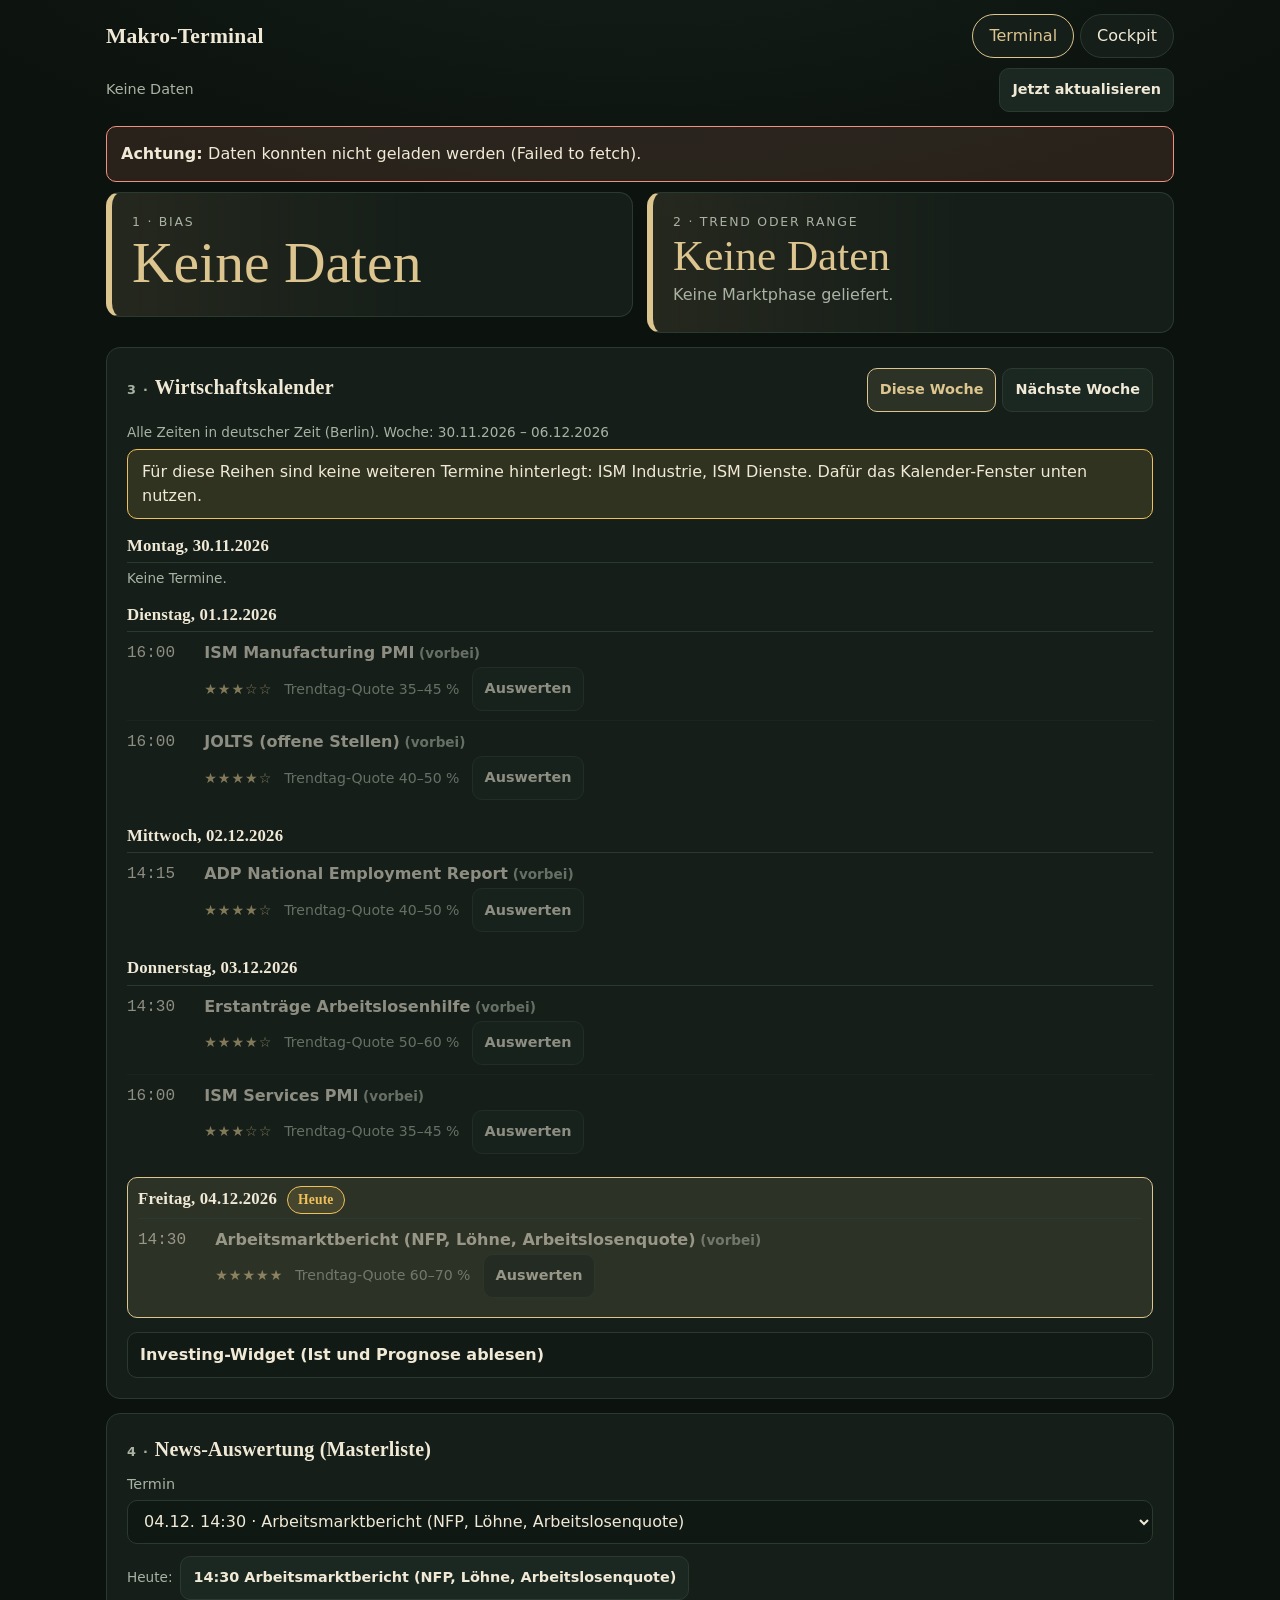
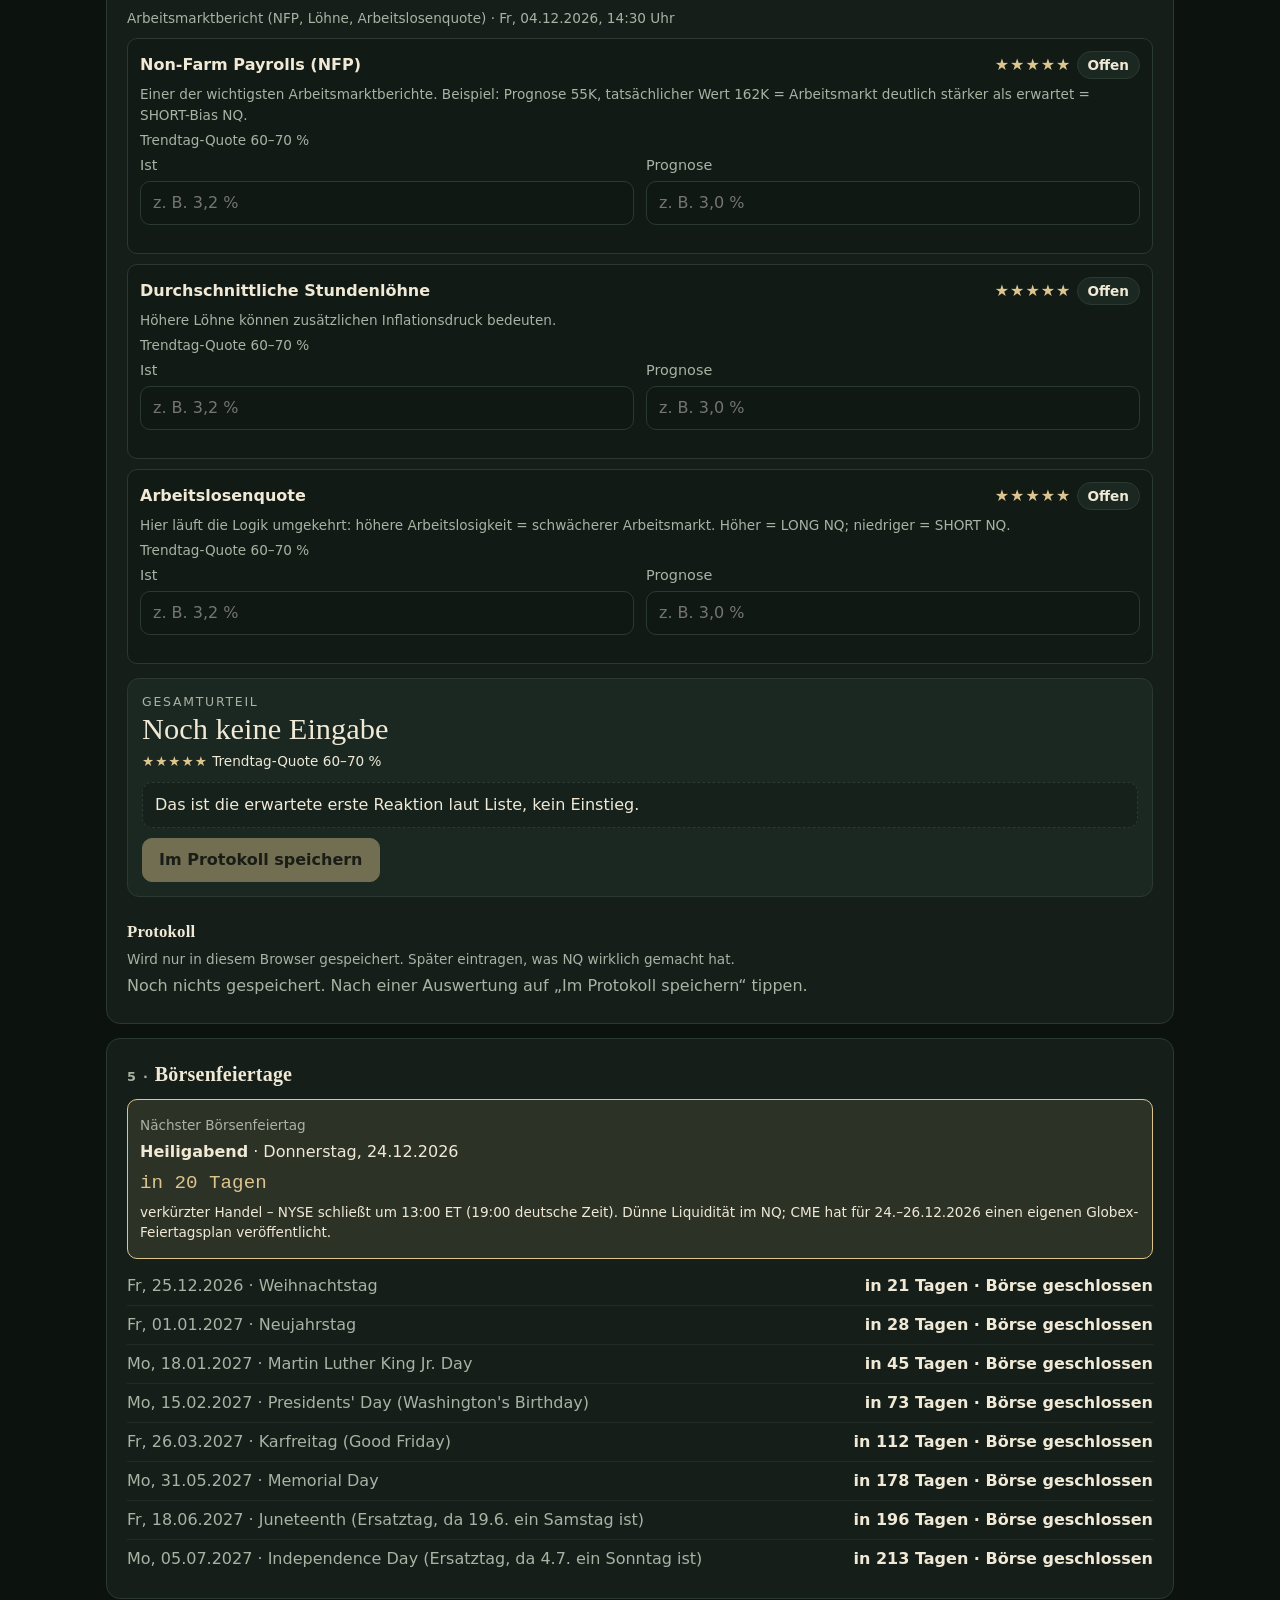
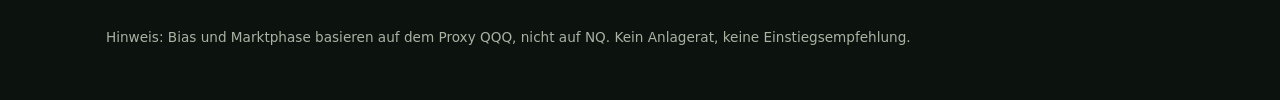
<file: index.html>
<!doctype html>
<html lang="de">
<head>
<meta charset="utf-8">
<meta name="viewport" content="width=device-width, initial-scale=1, viewport-fit=cover">
<meta name="theme-color" content="#0c120e">
<title>Makro-Terminal</title>
<link rel="manifest" href="manifest.webmanifest">
<link rel="icon" href="favicon.ico">
<link rel="apple-touch-icon" href="icon-192.png">
<link rel="stylesheet" href="assets/app.css">
</head>
<body>
<div class="wrap">
  <header class="topbar">
    <h1 class="brand">Makro-Terminal</h1>
    <nav class="nav" aria-label="Seiten">
      <a href="./" aria-current="page" data-nav>Terminal</a>
      <a href="cockpit/" data-nav>Cockpit</a>
    </nav>
  </header>
  <div class="statusbar" aria-label="Aktualisierung">
    <span id="stand" class="num">Lade Daten …</span>
    <span id="proxy" class="grow"></span>
    <button id="refresh" class="btn small" type="button">Jetzt aktualisieren</button>
  </div>
  <div id="banner" class="banner" role="status"></div>

  <main class="grid two">
    <div id="bias-slot"></div>
    <div id="regime-slot"></div>

    <section class="card span2" id="kalender" aria-labelledby="h-kal">
      <header>
        <h2 id="h-kal"><span class="step">3 · </span>Wirtschaftskalender</h2>
        <div class="tabs" role="group" aria-label="Woche wählen">
          <button id="week-prev" class="btn small" type="button" aria-pressed="true">Diese Woche</button>
          <button id="week-next" class="btn small" type="button" aria-pressed="false">Nächste Woche</button>
        </div>
      </header>
      <p class="small muted">Alle Zeiten in deutscher Zeit (Berlin). Woche: <span id="kal-range"></span></p>
      <div id="kal-body"></div>
      <details class="widget" id="widget">
        <summary>Investing-Widget (Ist und Prognose ablesen)</summary>
        <div id="widget-slot"></div>
      </details>
    </section>

    <section class="card span2" id="auswertung" aria-labelledby="h-auswertung">
      <header><h2 id="h-auswertung"><span class="step">4 · </span>News-Auswertung (Masterliste)</h2></header>
      <div class="field">
        <label for="ev-select">Termin</label>
        <select id="ev-select"><option value="">– Termin wählen –</option></select>
      </div>
      <div class="row" id="ev-chips" style="margin-bottom:8px"></div>
      <div id="eval-body"></div>

      <h3 style="margin-top:22px">Protokoll</h3>
      <p class="small muted">Wird nur in diesem Browser gespeichert. Später eintragen, was NQ wirklich gemacht hat.</p>
      <div id="proto-body"></div>
      <div class="row" id="proto-actions" style="margin-top:12px" hidden>
        <button id="proto-csv" class="btn" type="button">CSV exportieren</button>
        <button id="proto-clear" class="btn danger" type="button">Protokoll löschen</button>
      </div>
    </section>

    <section class="card span2" id="feiertage" aria-labelledby="h-hol">
      <header><h2 id="h-hol"><span class="step">5 · </span>Börsenfeiertage</h2></header>
      <div id="hol-body"></div>
    </section>
  </main>
  <footer class="foot">
    <p>Hinweis: Bias und Marktphase basieren auf dem Proxy QQQ, nicht auf NQ. Kein Anlagerat, keine Einstiegsempfehlung.</p>
  </footer>
</div>
<script src="config.js"></script>
<script src="assets/masterliste.js"></script>
<script src="assets/common.js"></script>
<script src="assets/terminal.js"></script>
<script>if ("serviceWorker" in navigator) { navigator.serviceWorker.register("sw.js").catch(function () {}); }</script>
</body>
</html>
</file>
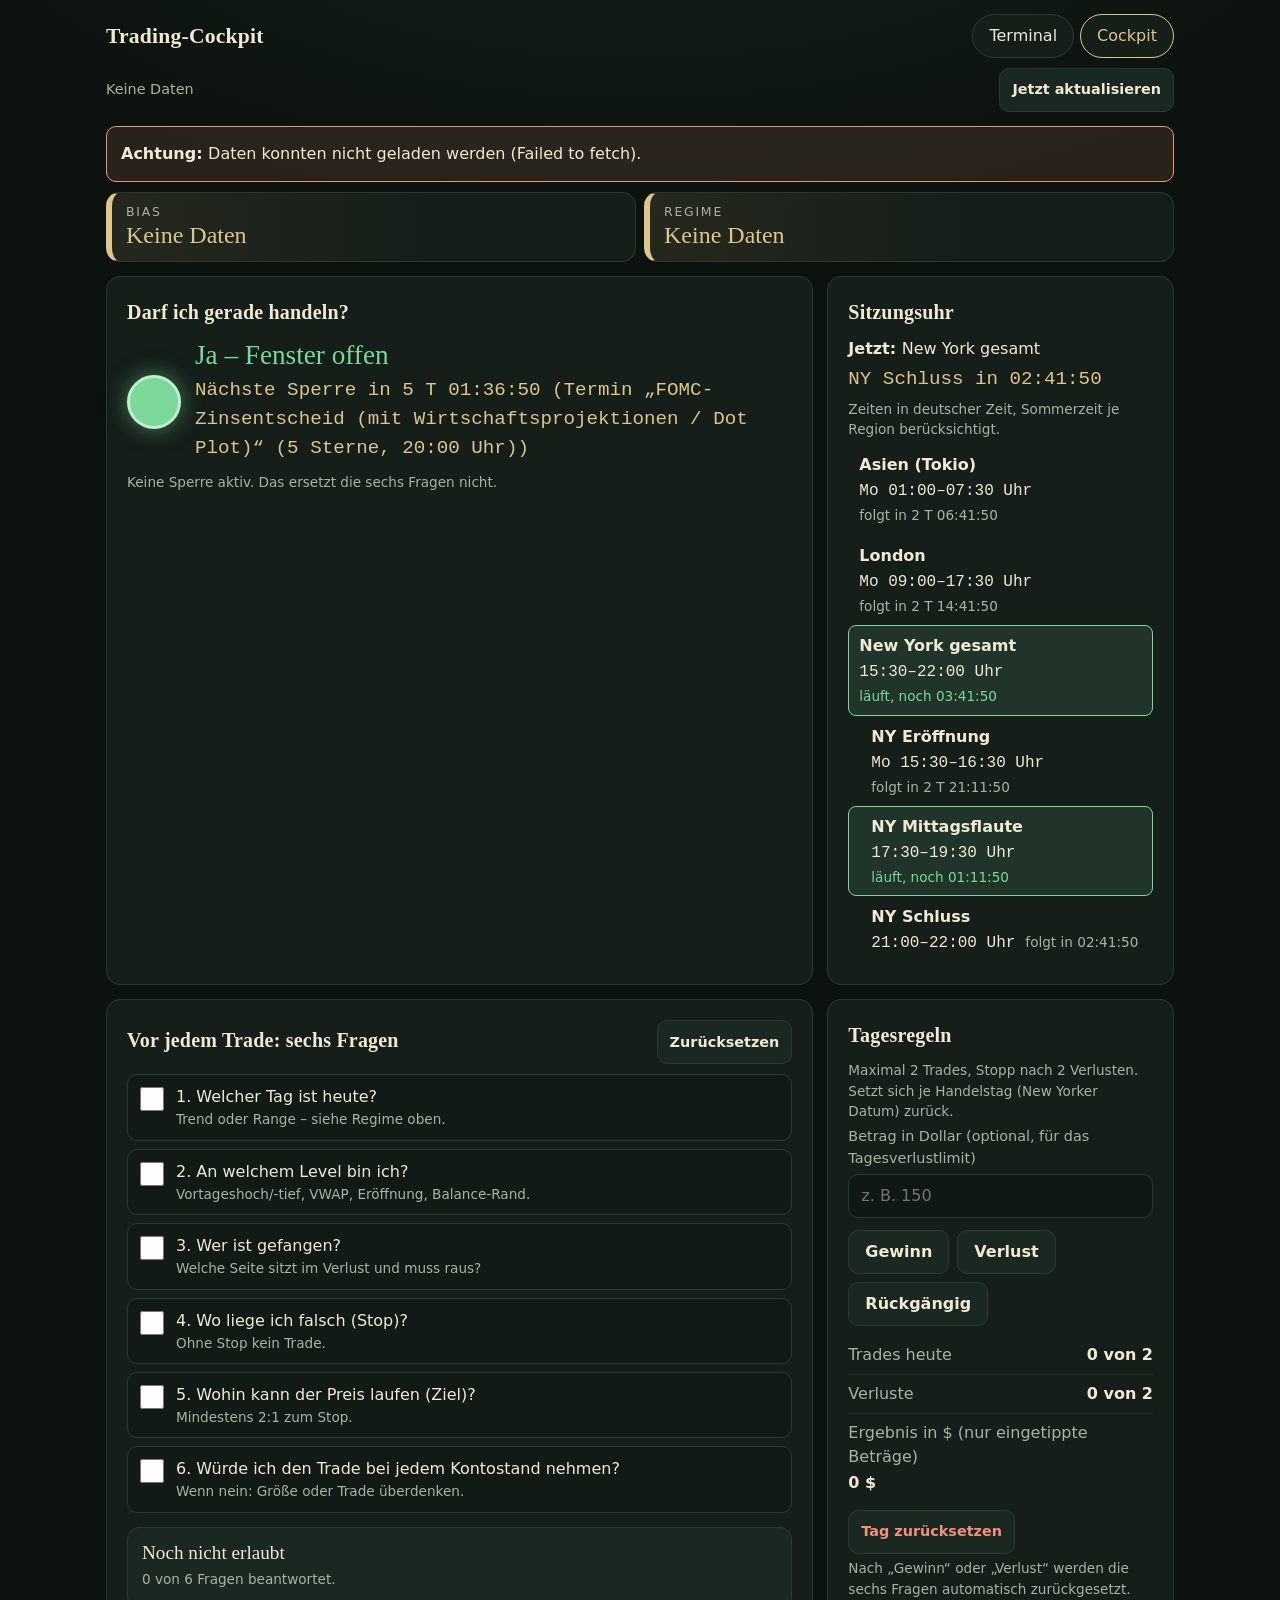
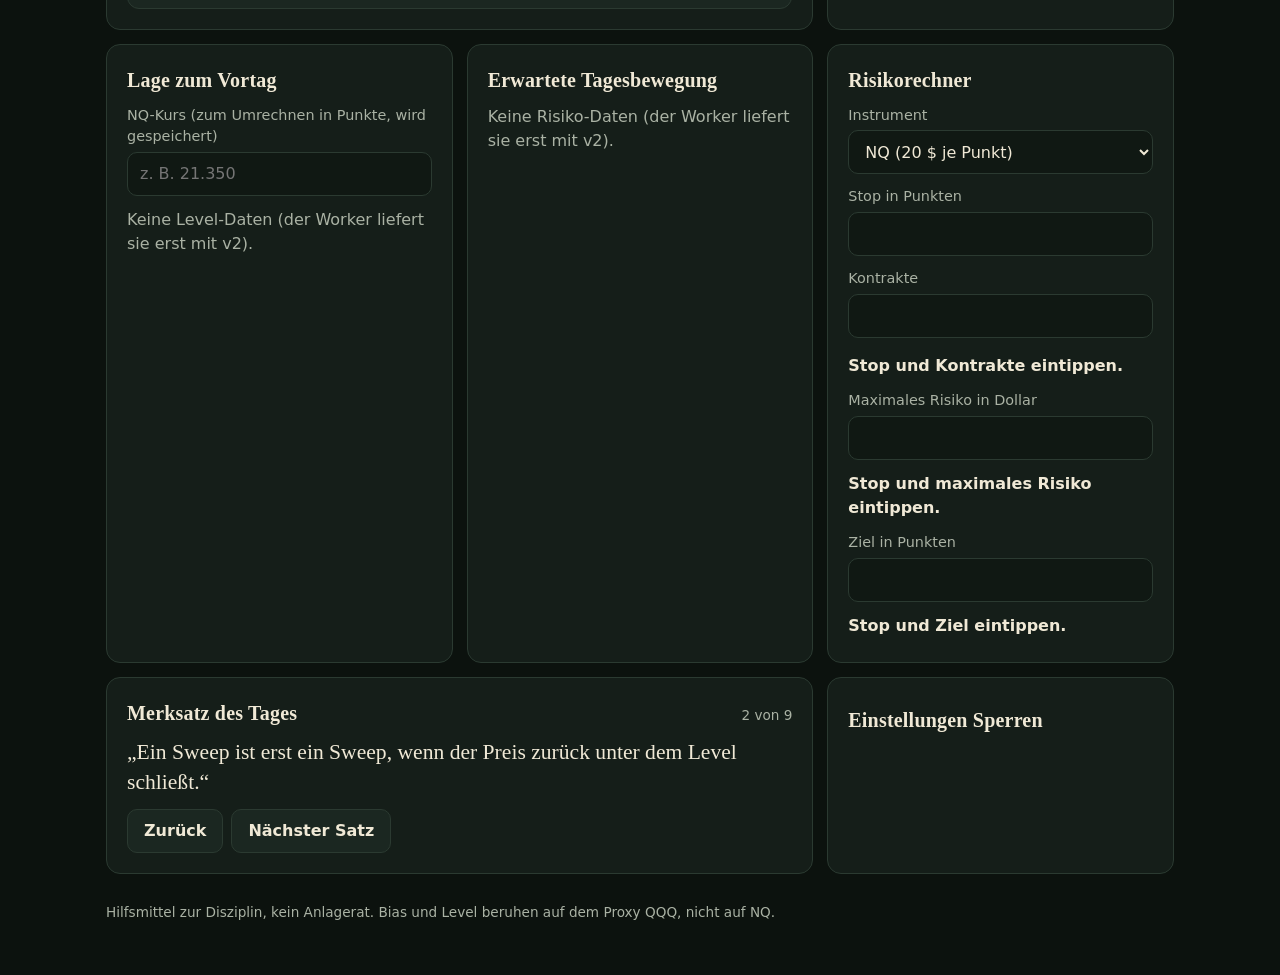
<file: cockpit/index.html>
<!doctype html>
<html lang="de">
<head>
<meta charset="utf-8">
<meta name="viewport" content="width=device-width, initial-scale=1, viewport-fit=cover">
<meta name="theme-color" content="#0c120e">
<title>Trading-Cockpit</title>
<link rel="manifest" href="../manifest.webmanifest">
<link rel="icon" href="../favicon.ico">
<link rel="apple-touch-icon" href="../icon-192.png">
<link rel="stylesheet" href="../assets/app.css">
</head>
<body>
<div class="wrap">
  <header class="topbar">
    <h1 class="brand">Trading-Cockpit</h1>
    <nav class="nav" aria-label="Seiten">
      <a href="../" data-nav>Terminal</a>
      <a href="./" aria-current="page" data-nav>Cockpit</a>
    </nav>
  </header>
  <div class="statusbar" aria-label="Aktualisierung">
    <span id="stand" class="num">Lade Daten …</span>
    <span id="proxy" class="grow"></span>
    <button id="refresh" class="btn small" type="button">Jetzt aktualisieren</button>
  </div>
  <div id="banner" class="banner" role="status"></div>

  <div id="cockbar" class="cockbar" style="margin-bottom:14px"></div>

  <main class="grid three">
    <section class="card span2" aria-labelledby="h-ampel">
      <header><h2 id="h-ampel">Darf ich gerade handeln?</h2></header>
      <div id="ampel-body"></div>
    </section>

    <section class="card" aria-labelledby="h-sess">
      <header><h2 id="h-sess">Sitzungsuhr</h2></header>
      <div id="sess-body"></div>
    </section>

    <section class="card span2" aria-labelledby="h-check">
      <header><h2 id="h-check">Vor jedem Trade: sechs Fragen</h2><button id="check-reset" class="btn small" type="button">Zurücksetzen</button></header>
      <div id="check-list"></div>
      <div id="check-result" class="result" aria-live="polite"></div>
    </section>

    <section class="card" aria-labelledby="h-regeln">
      <header><h2 id="h-regeln">Tagesregeln</h2></header>
      <p class="small muted">Maximal 2 Trades, Stopp nach 2 Verlusten. Setzt sich je Handelstag (New Yorker Datum) zurück.</p>
      <div class="field"><label for="amt">Betrag in Dollar (optional, für das Tagesverlustlimit)</label>
        <input id="amt" type="text" inputmode="decimal" autocomplete="off" placeholder="z. B. 150"></div>
      <div class="row">
        <button id="btn-win" class="btn long" type="button">Gewinn</button>
        <button id="btn-loss" class="btn short" type="button">Verlust</button>
        <button id="btn-undo" class="btn" type="button">Rückgängig</button>
      </div>
      <div id="regeln-body" style="margin-top:10px"></div>
      <div class="row" style="margin-top:8px"><button id="btn-reset-day" class="btn small danger" type="button">Tag zurücksetzen</button></div>
      <p class="small muted">Nach „Gewinn“ oder „Verlust“ werden die sechs Fragen automatisch zurückgesetzt.</p>
    </section>

    <section class="card" aria-labelledby="h-lage">
      <header><h2 id="h-lage">Lage zum Vortag</h2></header>
      <div class="field"><label for="nq">NQ-Kurs (zum Umrechnen in Punkte, wird gespeichert)</label>
        <input id="nq" type="text" inputmode="decimal" autocomplete="off" placeholder="z. B. 21.350"></div>
      <div id="lage-body"></div>
    </section>

    <section class="card" aria-labelledby="h-erw">
      <header><h2 id="h-erw">Erwartete Tagesbewegung</h2></header>
      <div id="erw-body"></div>
    </section>

    <section class="card" aria-labelledby="h-calc">
      <header><h2 id="h-calc">Risikorechner</h2></header>
      <div class="fields">
        <div class="field"><label for="inst">Instrument</label>
          <select id="inst"><option value="NQ">NQ (20 $ je Punkt)</option><option value="MNQ">MNQ (2 $ je Punkt)</option></select></div>
        <div class="field"><label for="stop">Stop in Punkten</label><input id="stop" type="text" inputmode="decimal" autocomplete="off"></div>
        <div class="field"><label for="ctr">Kontrakte</label><input id="ctr" type="text" inputmode="decimal" autocomplete="off"></div>
      </div>
      <p id="risk-out" class="num" style="font-weight:600"></p>
      <div class="field" style="margin-top:12px"><label for="maxrisk">Maximales Risiko in Dollar</label><input id="maxrisk" type="text" inputmode="decimal" autocomplete="off"></div>
      <p id="ctr-out" class="num" style="font-weight:600"></p>
      <div class="field" style="margin-top:12px"><label for="target">Ziel in Punkten</label><input id="target" type="text" inputmode="decimal" autocomplete="off"></div>
      <p id="rr-out" class="num" style="font-weight:600" aria-live="polite"></p>
    </section>

    <section class="card span2" aria-labelledby="h-quote">
      <header><h2 id="h-quote">Merksatz des Tages</h2><span id="quote-n" class="small muted"></span></header>
      <p id="quote" class="quote"></p>
      <div class="row"><button id="q-prev" class="btn" type="button">Zurück</button><button id="q-next" class="btn" type="button">Nächster Satz</button></div>
    </section>

    <section class="card" aria-labelledby="h-set">
      <details>
        <summary style="min-height:44px;display:flex;align-items:center;cursor:pointer"><h2 id="h-set" style="display:inline">Einstellungen Sperren</h2></summary>
        <div class="fields" style="margin-top:10px">
          <div class="field"><label for="s-pre">Minuten vor US-Eröffnung (9:30 New York)</label><input id="s-pre" type="text" inputmode="numeric"></div>
          <div class="field"><label for="s-post">Minuten nach US-Eröffnung</label><input id="s-post" type="text" inputmode="numeric"></div>
          <div class="field"><label for="s-evb">Minuten vor Termin</label><input id="s-evb" type="text" inputmode="numeric"></div>
          <div class="field"><label for="s-eva">Minuten nach Termin</label><input id="s-eva" type="text" inputmode="numeric"></div>
          <div class="field"><label for="s-stars">Termine ab Sternen</label><input id="s-stars" type="text" inputmode="numeric"></div>
          <div class="field"><label for="s-loss">Tagesverlustlimit in Dollar (leer = aus)</label><input id="s-loss" type="text" inputmode="decimal"></div>
        </div>
      </details>
    </section>
  </main>
  <footer class="foot"><p>Hilfsmittel zur Disziplin, kein Anlagerat. Bias und Level beruhen auf dem Proxy QQQ, nicht auf NQ.</p></footer>
</div>
<script src="../config.js"></script>
<script src="../assets/masterliste.js"></script>
<script src="../assets/common.js"></script>
<script src="../assets/cockpit.js"></script>
<script>if ("serviceWorker" in navigator) { navigator.serviceWorker.register("../sw.js", { scope: "../" }).catch(function () {}); }</script>
</body>
</html>
</file>
<file: assets/app.css>
/* Makro-Terminal – gemeinsames Stylesheet (beide Seiten) */
:root {
  --bg: #0c120e;
  --bg2: #101813;
  --card: #151e19;
  --card2: #1b2721;
  --line: #2b3a31;
  --text: #f0e9d6;
  --muted: #aab2a4;
  --long: #7bd79a;
  --long-bg: rgba(123, 215, 154, 0.12);
  --short: #f2907f;
  --short-bg: rgba(242, 144, 127, 0.12);
  --neutral: #dcc58f;
  --neutral-bg: rgba(220, 197, 143, 0.12);
  --warn: #f0c15a;
  --warn-bg: rgba(240, 193, 90, 0.13);
  --focus: #9fd3ff;
  --radius: 14px;
  --serif: "Iowan Old Style", "Palatino Linotype", Palatino, "Book Antiqua", Georgia, serif;
  --sans: system-ui, -apple-system, "Segoe UI", Roboto, "Helvetica Neue", Arial, sans-serif;
  --mono: ui-monospace, "SF Mono", Consolas, "Liberation Mono", monospace;
}

* { box-sizing: border-box; }
html { -webkit-text-size-adjust: 100%; }
body {
  margin: 0;
  background: radial-gradient(1200px 600px at 50% -200px, #16221b 0%, var(--bg) 70%) fixed, var(--bg);
  color: var(--text);
  font: 16px/1.5 var(--sans);
  overflow-x: hidden;
}
h1, h2, h3 { font-family: var(--serif); font-weight: 600; margin: 0; letter-spacing: 0.01em; }
h2 { font-size: 1.25rem; }
h3 { font-size: 1.05rem; }
p { margin: 0.3rem 0; }
a { color: var(--neutral); }
:focus-visible { outline: 3px solid var(--focus); outline-offset: 2px; border-radius: 6px; }
.muted { color: var(--muted); }
.small { font-size: 0.85rem; }
.num { font-variant-numeric: tabular-nums; }
.sr-only { position: absolute; width: 1px; height: 1px; overflow: hidden; clip: rect(0 0 0 0); white-space: nowrap; }
[hidden] { display: none !important; }

.wrap { max-width: 1100px; margin: 0 auto; padding: 0 16px 48px; }

/* Kopf / Navigation */
.topbar { display: flex; flex-wrap: wrap; align-items: center; justify-content: space-between; gap: 8px 16px; padding: 14px 0 6px; }
.brand { font-family: var(--serif); font-size: 1.35rem; margin: 0; }
.nav { display: flex; gap: 6px; }
.nav a {
  display: inline-flex; align-items: center; min-height: 44px; padding: 0 16px;
  border: 1px solid var(--line); border-radius: 999px; text-decoration: none; color: var(--text); background: var(--card);
}
.nav a[aria-current="page"] { border-color: var(--neutral); color: var(--neutral); }

.statusbar { display: flex; flex-wrap: wrap; align-items: center; gap: 4px 14px; color: var(--muted); font-size: 0.9rem; padding: 4px 0 8px; }
.statusbar .grow { flex: 1 1 200px; min-width: 0; }

.banner { border-radius: 10px; padding: 10px 14px; margin: 6px 0 10px; border: 1px solid var(--line); background: var(--card); }
.banner:empty { display: none; }
.banner.warn { background: var(--warn-bg); border-color: var(--warn); color: var(--text); }
.banner.err { background: var(--short-bg); border-color: var(--short); }
.banner.info { background: var(--neutral-bg); border-color: var(--neutral); }
.banner strong { font-weight: 700; }

/* Karten & Raster */
.grid { display: grid; grid-template-columns: minmax(0, 1fr); gap: 14px; }
.card { background: var(--card); border: 1px solid var(--line); border-radius: var(--radius); padding: 16px; min-width: 0; }
.card > header { display: flex; flex-wrap: wrap; align-items: baseline; justify-content: space-between; gap: 4px 12px; margin-bottom: 10px; }
.eyebrow { font-size: 0.78rem; letter-spacing: 0.14em; text-transform: uppercase; color: var(--muted); margin: 0; }
.step { color: var(--muted); font-family: var(--sans); font-size: 0.8rem; letter-spacing: 0.1em; text-transform: uppercase; }

/* Hero (Bias / Regime) */
.hero { border-left: 6px solid var(--line); }
.hero.long { border-left-color: var(--long); background: linear-gradient(90deg, var(--long-bg), var(--card) 60%); }
.hero.short { border-left-color: var(--short); background: linear-gradient(90deg, var(--short-bg), var(--card) 60%); }
.hero.neutral { border-left-color: var(--neutral); background: linear-gradient(90deg, var(--neutral-bg), var(--card) 60%); }
.hero-word { font-family: var(--serif); font-size: clamp(2.4rem, 11vw, 3.6rem); line-height: 1.05; margin: 2px 0 2px; }
.hero.regime .hero-word { font-size: clamp(1.9rem, 8vw, 2.7rem); }
.hero-sub { color: var(--muted); margin: 0 0 6px; }
.hero .sentence { margin: 8px 0; }
.long .hero-word, .c-long { color: var(--long); }
.short .hero-word, .c-short { color: var(--short); }
.neutral .hero-word, .c-neutral { color: var(--neutral); }
.hero.compact .hero-word { font-size: 1.5rem; }

.factors { list-style: none; margin: 10px 0 0; padding: 0; display: grid; gap: 6px; }
.factors li { display: grid; grid-template-columns: auto minmax(0, 1fr); gap: 2px 10px; align-items: baseline; padding: 8px 10px; background: rgba(0,0,0,0.18); border-radius: 8px; }
.factors .detail { grid-column: 2; color: var(--muted); font-size: 0.9rem; overflow-wrap: anywhere; }
.factors .fname { font-weight: 600; overflow-wrap: anywhere; }

.side { display: inline-block; min-width: 4.6rem; font-weight: 700; font-size: 0.9rem; }
.side.long { color: var(--long); }
.side.short { color: var(--short); }
.side.neutral { color: var(--neutral); }

.badge { display: inline-flex; align-items: center; gap: 6px; padding: 3px 10px; border-radius: 999px; font-size: 0.85rem; font-weight: 700; border: 1px solid var(--line); background: var(--card2); white-space: nowrap; }
.badge.long { color: var(--long); border-color: var(--long); background: var(--long-bg); }
.badge.short { color: var(--short); border-color: var(--short); background: var(--short-bg); }
.badge.neutral { color: var(--neutral); border-color: var(--neutral); background: var(--neutral-bg); }
.badge.warn { color: var(--warn); border-color: var(--warn); background: var(--warn-bg); }

.callout { border: 1px dashed var(--line); border-radius: 10px; padding: 10px 12px; margin-top: 10px; background: rgba(0,0,0,0.15); }
.callout b { color: var(--neutral); }

.bar { height: 10px; border-radius: 999px; background: var(--card2); border: 1px solid var(--line); overflow: hidden; margin: 6px 0; }
.bar > i { display: block; height: 100%; background: var(--neutral); }
.bar > i.long { background: var(--long); }
.bar > i.short { background: var(--short); }

/* Formulare */
label { display: block; font-size: 0.9rem; color: var(--muted); margin-bottom: 4px; }
input[type="text"], input[type="number"], input[type="search"], select, textarea {
  width: 100%; min-height: 44px; padding: 8px 12px; border-radius: 10px; border: 1px solid var(--line);
  background: var(--bg2); color: var(--text); font: inherit; font-size: 16px;
}
select { appearance: auto; }
.field { margin: 0 0 12px; min-width: 0; }
.fields { display: grid; grid-template-columns: repeat(auto-fit, minmax(150px, 1fr)); gap: 0 12px; }
.row { display: flex; flex-wrap: wrap; gap: 8px; align-items: center; }

.btn {
  display: inline-flex; align-items: center; justify-content: center; gap: 6px; min-height: 44px; min-width: 44px; padding: 0 16px;
  border-radius: 10px; border: 1px solid var(--line); background: var(--card2); color: var(--text); font: inherit; font-weight: 600; cursor: pointer;
}
.btn:hover { border-color: var(--neutral); }
.btn[aria-pressed="true"], .btn.on { border-color: var(--neutral); background: var(--neutral-bg); color: var(--neutral); }
.btn.long[aria-pressed="true"], .btn.long.on { border-color: var(--long); background: var(--long-bg); color: var(--long); }
.btn.short[aria-pressed="true"], .btn.short.on { border-color: var(--short); background: var(--short-bg); color: var(--short); }
.btn.primary { background: var(--neutral); color: #17130a; border-color: var(--neutral); }
.btn.danger { color: var(--short); }
.btn:disabled { opacity: 0.45; cursor: not-allowed; }
.btn.small { min-height: 44px; font-size: 0.9rem; padding: 0 12px; }

.check { display: flex; gap: 12px; align-items: flex-start; padding: 10px 12px; min-height: 44px; border: 1px solid var(--line); border-radius: 10px; margin-bottom: 8px; cursor: pointer; background: rgba(0,0,0,0.12); color: var(--text); font-size: 1rem; }
.check input { width: 24px; height: 24px; margin: 2px 0 0; flex: 0 0 auto; accent-color: #7bd79a; }
.check .hint { display: block; color: var(--muted); font-size: 0.85rem; }
.check.done { border-color: var(--long); background: var(--long-bg); }

/* Kalender */
.tabs { display: flex; gap: 6px; flex-wrap: wrap; }
.day { margin-top: 14px; }
.day h3 { display: flex; flex-wrap: wrap; gap: 6px 10px; align-items: baseline; padding-bottom: 4px; border-bottom: 1px solid var(--line); }
.day.today { background: var(--neutral-bg); border-radius: 10px; padding: 8px 10px 10px; border: 1px solid var(--neutral); }
.ev { display: grid; grid-template-columns: 4.2rem minmax(0, 1fr); gap: 2px 10px; padding: 9px 0; border-bottom: 1px solid rgba(255,255,255,0.05); align-items: start; }
.ev:last-child { border-bottom: 0; }
.ev .time { font-family: var(--mono); font-size: 1rem; color: var(--text); font-variant-numeric: tabular-nums; }
.ev .title { font-weight: 600; overflow-wrap: anywhere; }
.ev .meta { grid-column: 2; color: var(--muted); font-size: 0.88rem; display: flex; flex-wrap: wrap; gap: 4px 12px; align-items: center; }
.ev.past { opacity: 0.55; }
.stars { color: var(--neutral); letter-spacing: 1px; }
.nextev { padding: 10px 12px; border-radius: 10px; border: 1px solid var(--neutral); background: var(--neutral-bg); margin-bottom: 8px; }
.countdown { font-family: var(--mono); font-variant-numeric: tabular-nums; font-size: 1.2rem; color: var(--neutral); }

details.widget { margin-top: 14px; border: 1px solid var(--line); border-radius: 10px; background: rgba(0,0,0,0.12); }
details.widget > summary { min-height: 44px; display: flex; align-items: center; padding: 0 12px; cursor: pointer; font-weight: 600; }
details.widget iframe { width: 100%; height: 620px; border: 0; background: #fff; border-radius: 0 0 10px 10px; display: block; }

/* Auswertung */
.entry { border: 1px solid var(--line); border-radius: 10px; padding: 12px; margin-top: 10px; background: rgba(0,0,0,0.14); }
.entry .head { display: flex; flex-wrap: wrap; align-items: baseline; justify-content: space-between; gap: 4px 10px; }
.result { margin-top: 14px; padding: 14px; border-radius: 12px; border: 1px solid var(--line); background: var(--card2); }
.result.long { border-color: var(--long); background: var(--long-bg); }
.result.short { border-color: var(--short); background: var(--short-bg); }
.result.neutral, .result.gemischt { border-color: var(--neutral); background: var(--neutral-bg); }
.result .big { font-family: var(--serif); font-size: 1.9rem; line-height: 1.15; margin: 0; }
.result.long .big { color: var(--long); }
.result.short .big { color: var(--short); }
.result.neutral .big, .result.gemischt .big { color: var(--neutral); }
.logitem { border: 1px solid var(--line); border-radius: 10px; padding: 10px 12px; margin-top: 8px; background: rgba(0,0,0,0.12); }
.stat { display: flex; flex-wrap: wrap; justify-content: space-between; gap: 4px 12px; padding: 6px 0; border-bottom: 1px solid rgba(255,255,255,0.06); }

/* Listen / Zeilen */
.kv { display: flex; flex-wrap: wrap; justify-content: space-between; gap: 2px 12px; padding: 7px 0; border-bottom: 1px solid rgba(255,255,255,0.06); }
.kv:last-child { border-bottom: 0; }
.kv .k { color: var(--muted); }
.kv .v { font-variant-numeric: tabular-nums; font-weight: 600; text-align: right; overflow-wrap: anywhere; }

/* Ampel */
.lamp { display: flex; gap: 14px; align-items: center; }
.lamp .dot { width: 54px; height: 54px; border-radius: 50%; flex: 0 0 auto; border: 3px solid var(--line); }
.lamp.gruen .dot { background: var(--long); border-color: #bff0cd; box-shadow: 0 0 22px rgba(123, 215, 154, 0.5); }
.lamp.gelb .dot { background: var(--warn); border-color: #ffe39a; box-shadow: 0 0 22px rgba(240, 193, 90, 0.45); }
.lamp.rot .dot { background: var(--short); border-color: #ffc4ba; box-shadow: 0 0 22px rgba(242, 144, 127, 0.5); }
.lamp .word { font-family: var(--serif); font-size: 1.7rem; line-height: 1.1; }
.lamp.gruen .word { color: var(--long); }
.lamp.gelb .word { color: var(--warn); }
.lamp.rot .word { color: var(--short); }
.reasons { margin: 10px 0 0; padding-left: 20px; }
.reasons li { margin: 3px 0; overflow-wrap: anywhere; }

.session { display: flex; flex-wrap: wrap; align-items: baseline; gap: 2px 10px; padding: 8px 10px; border-radius: 8px; border: 1px solid transparent; }
.session.on { border-color: var(--long); background: var(--long-bg); }
.session .sname { font-weight: 600; flex: 1 1 9rem; }
.session .stime { font-family: var(--mono); font-variant-numeric: tabular-nums; }

.quote { font-family: var(--serif); font-size: 1.35rem; line-height: 1.35; margin: 4px 0 12px; }

.cockbar { display: grid; gap: 8px; grid-template-columns: minmax(0, 1fr); }
.cockbar .hero { padding: 10px 14px; }

footer.foot { margin-top: 28px; color: var(--muted); font-size: 0.85rem; }

@media (min-width: 900px) {
  .grid.two { grid-template-columns: repeat(2, minmax(0, 1fr)); }
  .grid.three { grid-template-columns: repeat(2, minmax(0, 1fr)); }
  .span2 { grid-column: span 2; }
  .cockbar { grid-template-columns: repeat(2, minmax(0, 1fr)); }
  .card { padding: 20px; }
}
@media (min-width: 1100px) {
  .grid.three { grid-template-columns: repeat(3, minmax(0, 1fr)); }
  .span2 { grid-column: span 2; }
}
@media (prefers-reduced-motion: reduce) { * { transition: none !important; animation: none !important; } }
</file>
